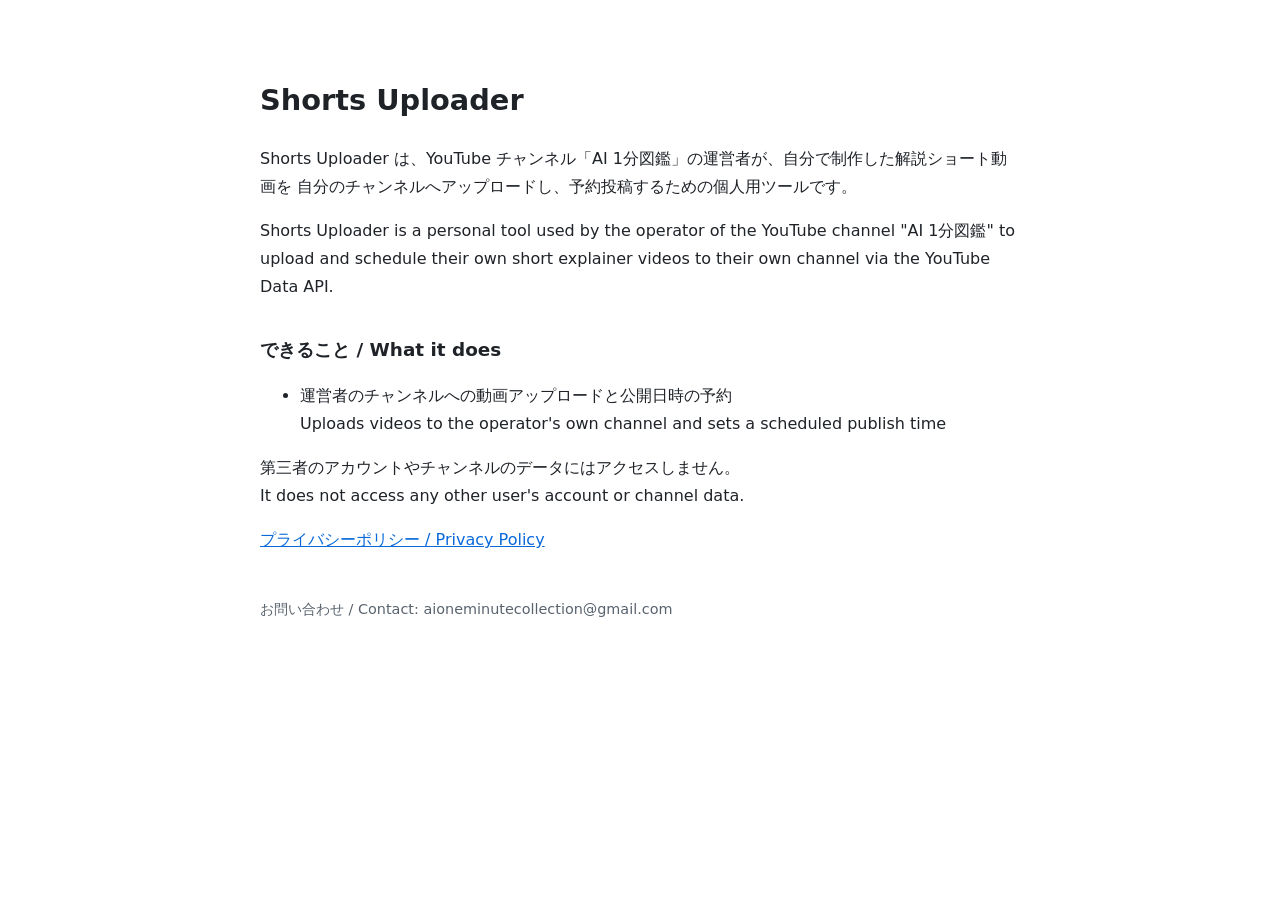
<file: index.html>
<!doctype html>
<html lang="ja">
<head>
  <meta charset="utf-8">
  <meta name="viewport" content="width=device-width, initial-scale=1">
  <title>Shorts Uploader</title>
  <link rel="stylesheet" href="style.css">
</head>
<body>
  <main>
    <h1>Shorts Uploader</h1>
    <p>
      Shorts Uploader は、YouTube チャンネル「AI 1分図鑑」の運営者が、自分で制作した解説ショート動画を
      自分のチャンネルへアップロードし、予約投稿するための個人用ツールです。
    </p>
    <p lang="en">
      Shorts Uploader is a personal tool used by the operator of the YouTube channel "AI 1分図鑑"
      to upload and schedule their own short explainer videos to their own channel via the YouTube Data API.
    </p>
    <h2>できること / What it does</h2>
    <ul>
      <li>運営者のチャンネルへの動画アップロードと公開日時の予約<br>
        <span lang="en">Uploads videos to the operator's own channel and sets a scheduled publish time</span></li>
    </ul>
    <p>
      第三者のアカウントやチャンネルのデータにはアクセスしません。<br>
      <span lang="en">It does not access any other user's account or channel data.</span>
    </p>
    <p><a href="privacy.html">プライバシーポリシー / Privacy Policy</a></p>
    <footer>お問い合わせ / Contact: aioneminutecollection@gmail.com</footer>
  </main>
</body>
</html>
</file>
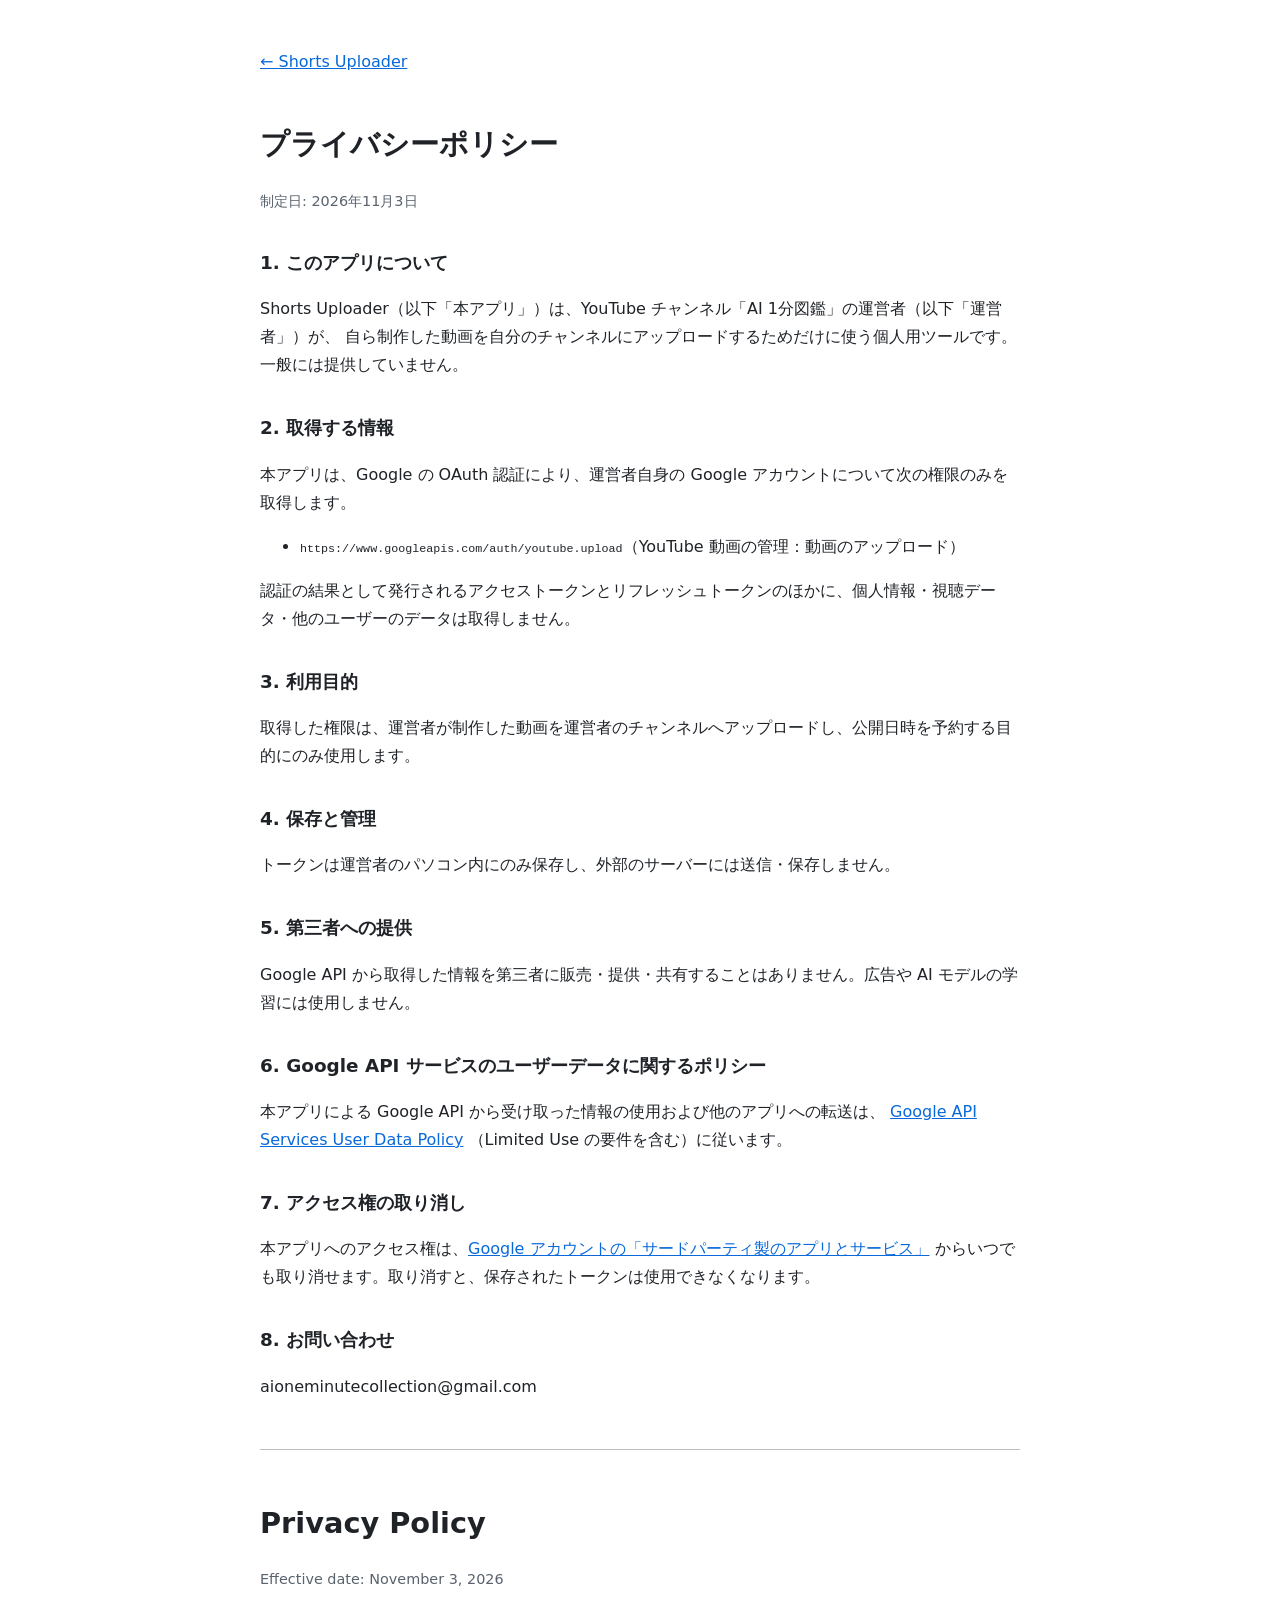
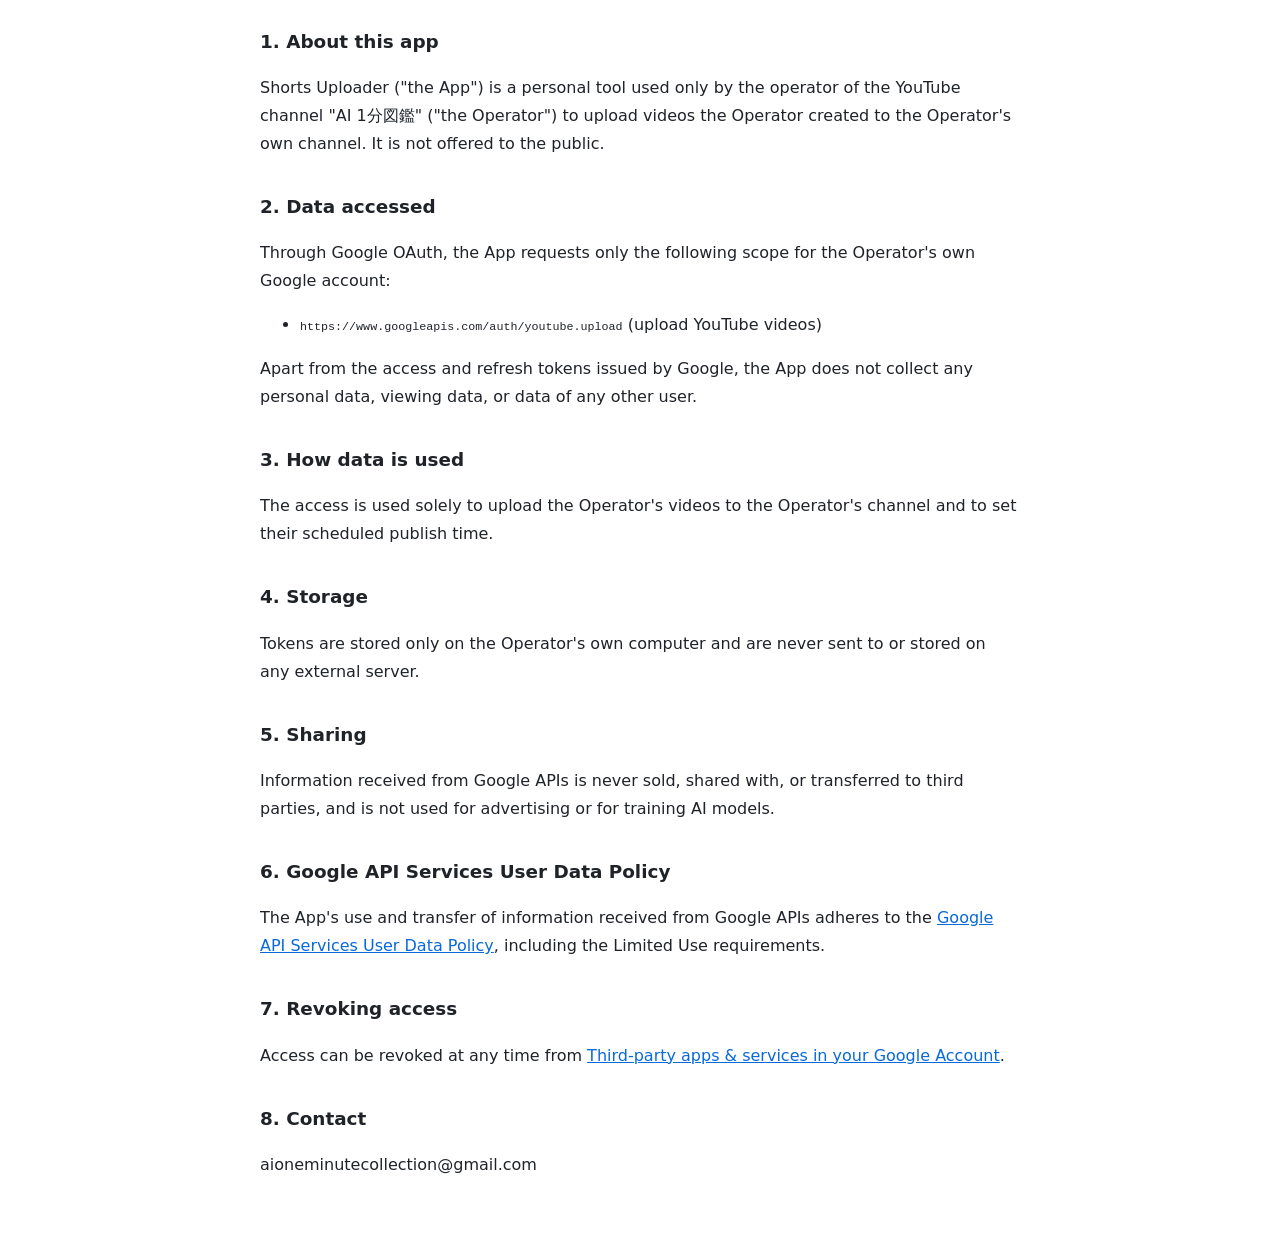
<file: privacy.html>
<!doctype html>
<html lang="ja">
<head>
  <meta charset="utf-8">
  <meta name="viewport" content="width=device-width, initial-scale=1">
  <title>プライバシーポリシー / Privacy Policy - Shorts Uploader</title>
  <link rel="stylesheet" href="style.css">
</head>
<body>
  <main>
    <p><a href="index.html">← Shorts Uploader</a></p>
    <h1>プライバシーポリシー</h1>
    <p class="date">制定日: 2026年11月3日</p>

    <h2>1. このアプリについて</h2>
    <p>Shorts Uploader（以下「本アプリ」）は、YouTube チャンネル「AI 1分図鑑」の運営者（以下「運営者」）が、
      自ら制作した動画を自分のチャンネルにアップロードするためだけに使う個人用ツールです。一般には提供していません。</p>

    <h2>2. 取得する情報</h2>
    <p>本アプリは、Google の OAuth 認証により、運営者自身の Google アカウントについて次の権限のみを取得します。</p>
    <ul>
      <li><code>https://www.googleapis.com/auth/youtube.upload</code>（YouTube 動画の管理：動画のアップロード）</li>
    </ul>
    <p>認証の結果として発行されるアクセストークンとリフレッシュトークンのほかに、個人情報・視聴データ・他のユーザーのデータは取得しません。</p>

    <h2>3. 利用目的</h2>
    <p>取得した権限は、運営者が制作した動画を運営者のチャンネルへアップロードし、公開日時を予約する目的にのみ使用します。</p>

    <h2>4. 保存と管理</h2>
    <p>トークンは運営者のパソコン内にのみ保存し、外部のサーバーには送信・保存しません。</p>

    <h2>5. 第三者への提供</h2>
    <p>Google API から取得した情報を第三者に販売・提供・共有することはありません。広告や AI モデルの学習には使用しません。</p>

    <h2>6. Google API サービスのユーザーデータに関するポリシー</h2>
    <p>本アプリによる Google API から受け取った情報の使用および他のアプリへの転送は、
      <a href="https://developers.google.com/terms/api-services-user-data-policy">Google API Services User Data Policy</a>
      （Limited Use の要件を含む）に従います。</p>

    <h2>7. アクセス権の取り消し</h2>
    <p>本アプリへのアクセス権は、<a href="https://myaccount.google.com/permissions">Google アカウントの「サードパーティ製のアプリとサービス」</a>
      からいつでも取り消せます。取り消すと、保存されたトークンは使用できなくなります。</p>

    <h2>8. お問い合わせ</h2>
    <p>aioneminutecollection@gmail.com</p>

    <hr>

    <h1 lang="en">Privacy Policy</h1>
    <div lang="en">
      <p class="date">Effective date: November 3, 2026</p>
      <h2>1. About this app</h2>
      <p>Shorts Uploader ("the App") is a personal tool used only by the operator of the YouTube channel "AI 1分図鑑"
        ("the Operator") to upload videos the Operator created to the Operator's own channel. It is not offered to the public.</p>
      <h2>2. Data accessed</h2>
      <p>Through Google OAuth, the App requests only the following scope for the Operator's own Google account:</p>
      <ul><li><code>https://www.googleapis.com/auth/youtube.upload</code> (upload YouTube videos)</li></ul>
      <p>Apart from the access and refresh tokens issued by Google, the App does not collect any personal data,
        viewing data, or data of any other user.</p>
      <h2>3. How data is used</h2>
      <p>The access is used solely to upload the Operator's videos to the Operator's channel and to set their scheduled publish time.</p>
      <h2>4. Storage</h2>
      <p>Tokens are stored only on the Operator's own computer and are never sent to or stored on any external server.</p>
      <h2>5. Sharing</h2>
      <p>Information received from Google APIs is never sold, shared with, or transferred to third parties,
        and is not used for advertising or for training AI models.</p>
      <h2>6. Google API Services User Data Policy</h2>
      <p>The App's use and transfer of information received from Google APIs adheres to the
        <a href="https://developers.google.com/terms/api-services-user-data-policy">Google API Services User Data Policy</a>,
        including the Limited Use requirements.</p>
      <h2>7. Revoking access</h2>
      <p>Access can be revoked at any time from
        <a href="https://myaccount.google.com/permissions">Third-party apps &amp; services in your Google Account</a>.</p>
      <h2>8. Contact</h2>
      <p>aioneminutecollection@gmail.com</p>
    </div>
  </main>
</body>
</html>
</file>
<file: style.css>
:root {
  --bg: #ffffff;
  --fg: #1f2328;
  --muted: #59636e;
  --link: #0969da;
}
@media (prefers-color-scheme: dark) {
  :root { --bg: #0d1117; --fg: #e6edf3; --muted: #9198a1; --link: #4493f8; }
}
body {
  margin: 0;
  background: var(--bg);
  color: var(--fg);
  font-family: system-ui, -apple-system, "Segoe UI", "Hiragino Sans", "Noto Sans JP", sans-serif;
  line-height: 1.75;
}
main { max-width: 760px; margin: 0 auto; padding: 32px 16px 64px; }
h1 { font-size: 1.8rem; margin-top: 1.5em; }
h2 { font-size: 1.15rem; margin-top: 1.8em; }
a { color: var(--link); }
code { font-size: 0.9em; word-break: break-all; }
.date, footer { color: var(--muted); font-size: 0.9rem; }
footer { margin-top: 3em; }
hr { margin: 3em 0; border: none; border-top: 1px solid var(--muted); opacity: 0.4; }
</file>
